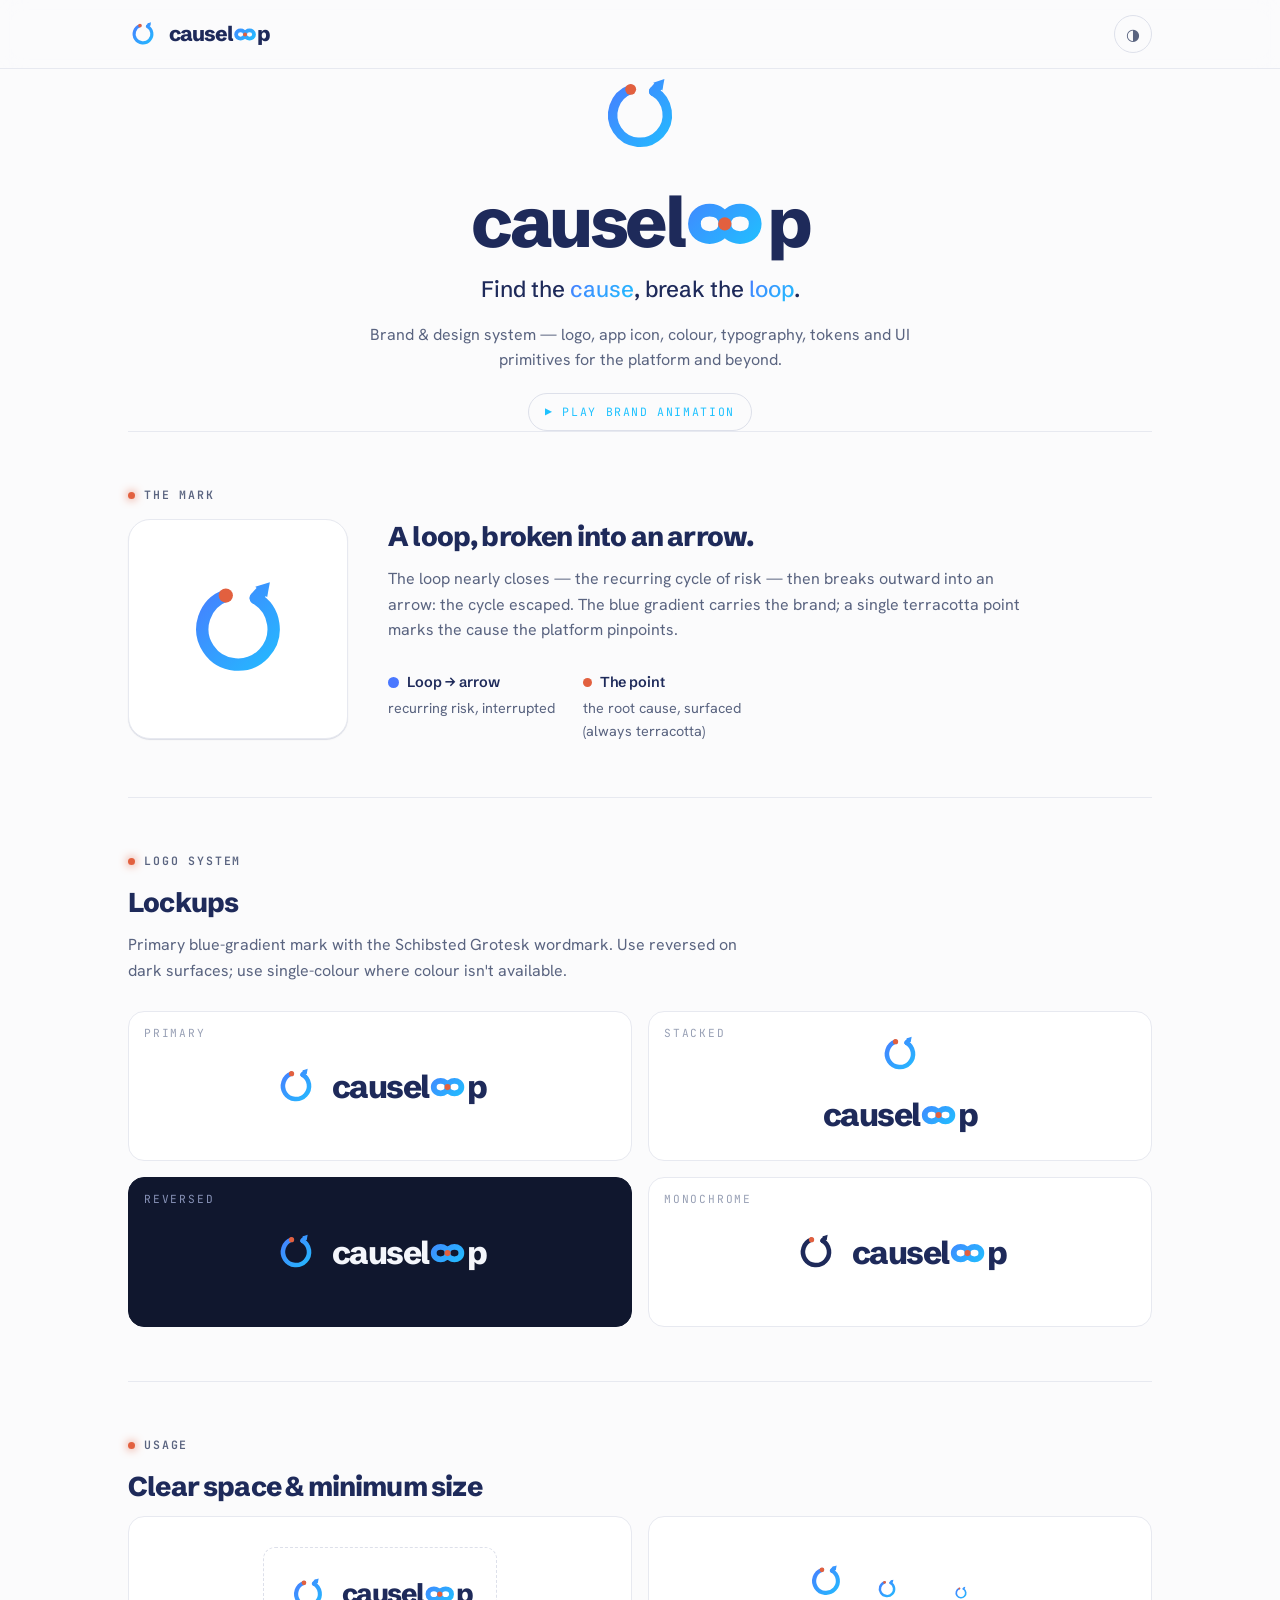
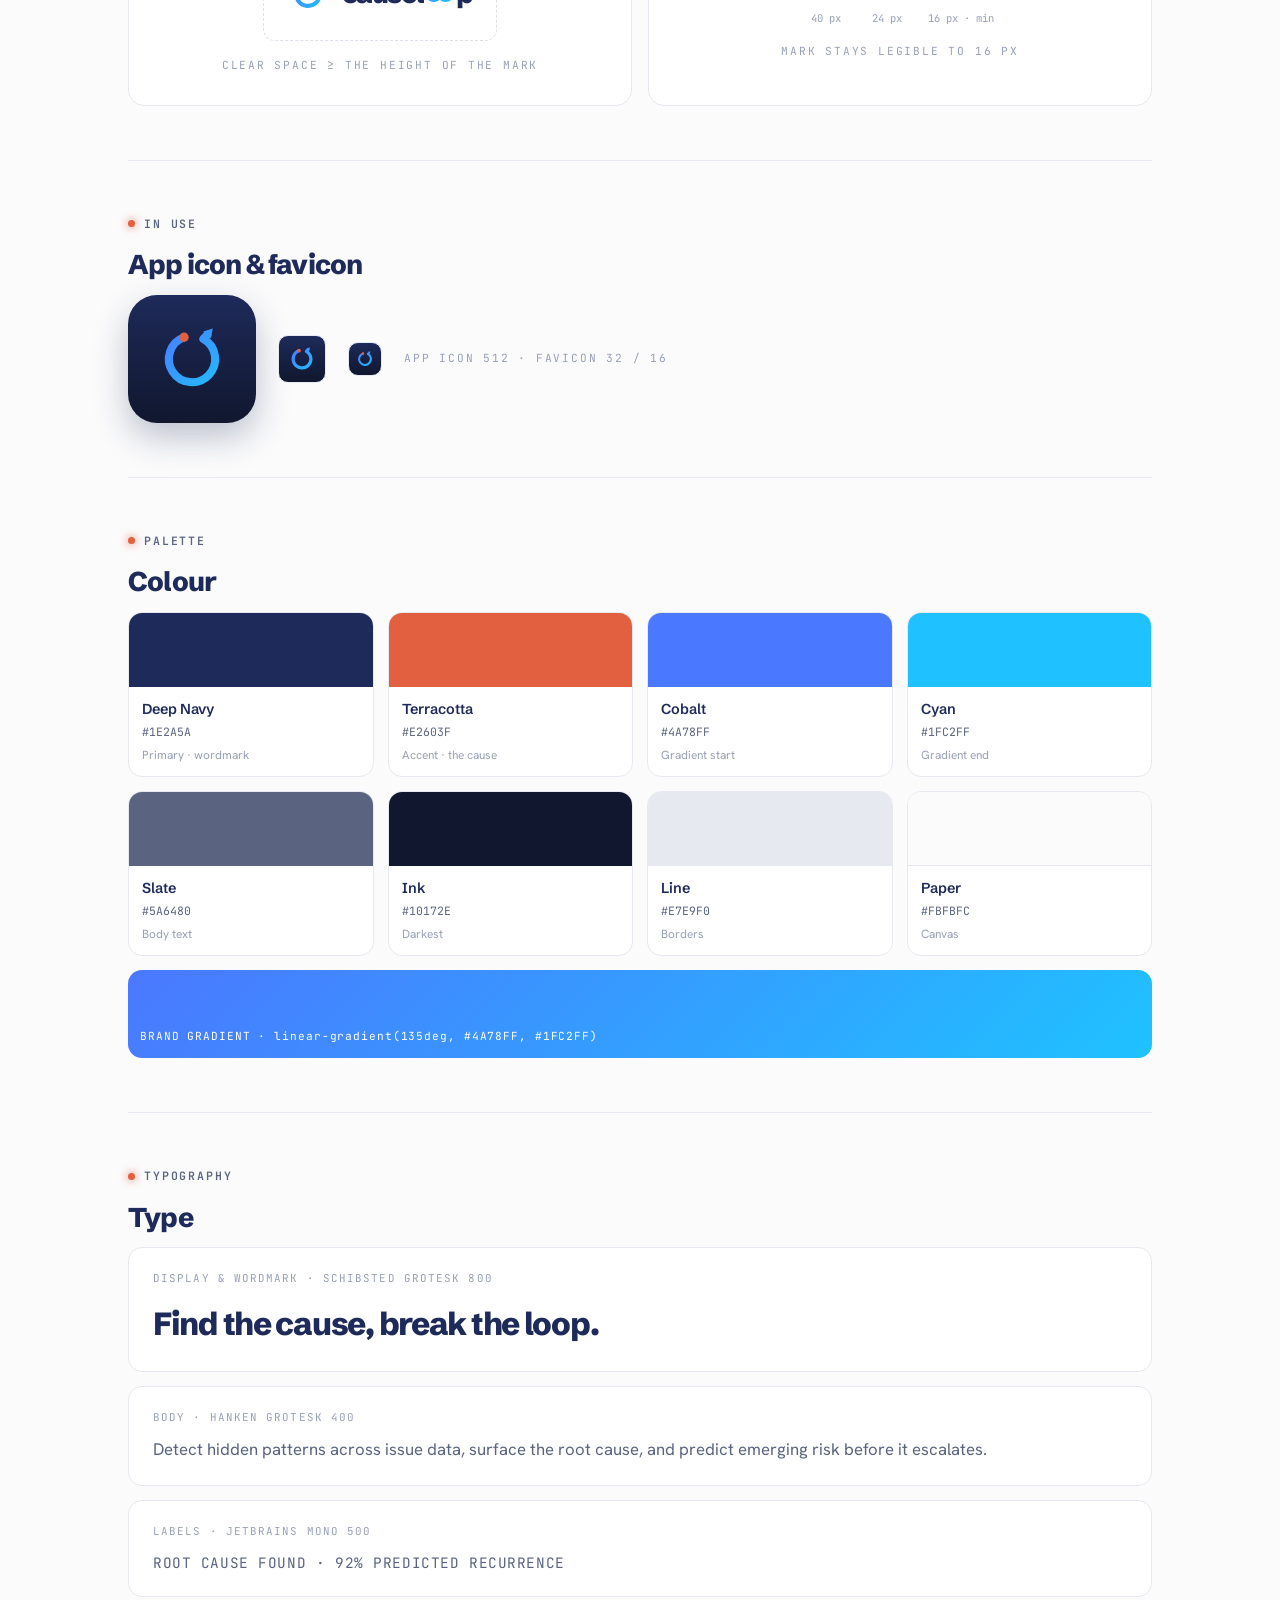
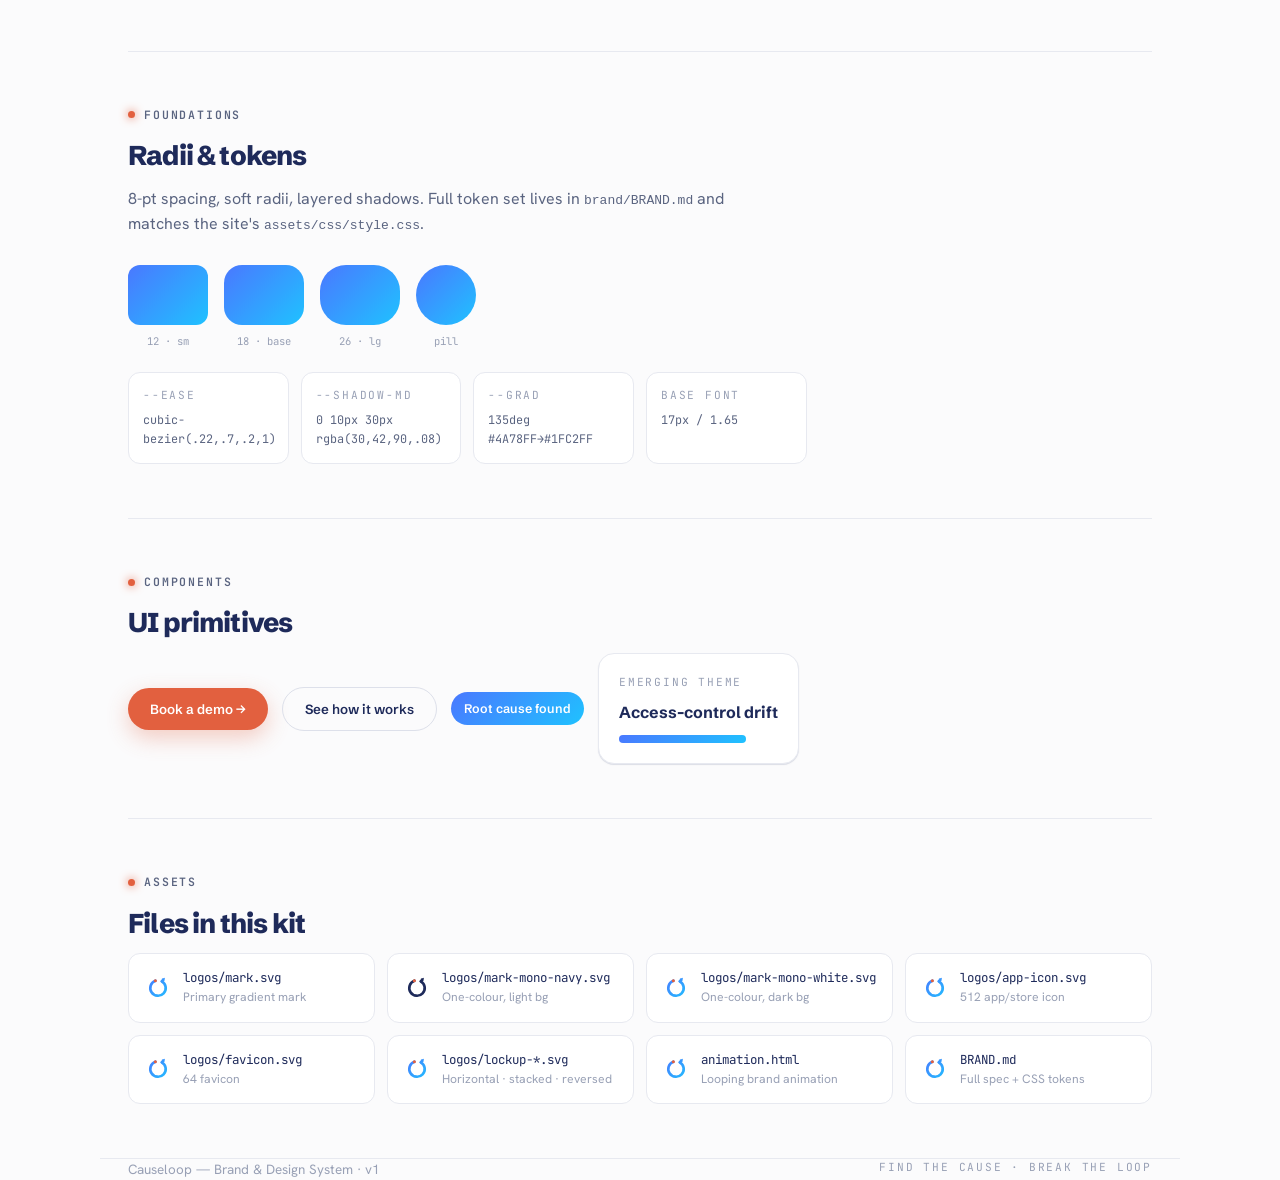
<file: brand/index.html>
<!DOCTYPE html>
<html lang="en" data-theme="light">
<head>
<meta charset="UTF-8" />
<meta name="viewport" content="width=device-width, initial-scale=1.0" />
<title>Causeloop — Brand & Design System</title>
<meta name="description" content="The Causeloop brand and product design system: logo, app icon, colour, typography, tokens and UI primitives." />
<meta name="theme-color" content="#1E2A5A" />
<link rel="icon" href="logos/favicon.svg" type="image/svg+xml" />
<link rel="preconnect" href="https://fonts.googleapis.com" />
<link rel="preconnect" href="https://fonts.gstatic.com" crossorigin />
<link href="https://fonts.googleapis.com/css2?family=Hanken+Grotesk:wght@400;500;600;700&family=JetBrains+Mono:wght@500;600&family=Schibsted+Grotesk:wght@500;600;700;800;900&display=swap" rel="stylesheet" />
<style>
  :root{
    --navy:#1E2A5A; --ink:#10172E; --cobalt:#4A78FF; --cyan:#1FC2FF;
    --terra:#E2603F; --terra-2:#F0764F; --slate:#5A6480; --faint:#98A0B5;
    --line:#E7E9F0; --line-2:#DDE0EA; --paper:#FBFBFC; --paper-2:#F4F5F8; --card:#FFFFFF;
    --grad:linear-gradient(135deg,#4A78FF,#1FC2FF);
    --bg:var(--paper); --bg-alt:var(--paper-2); --surface:var(--card);
    --text:var(--navy); --text-soft:var(--slate); --text-faint:var(--faint);
    --border:var(--line); --border-2:var(--line-2); --accent:var(--terra);
    --f-display:'Schibsted Grotesk',system-ui,sans-serif;
    --f-text:'Hanken Grotesk',system-ui,sans-serif;
    --f-mono:'JetBrains Mono',ui-monospace,monospace;
    --r-sm:12px; --r:18px; --r-lg:26px;
    --shadow-sm:0 1px 2px rgba(16,23,46,.05),0 1px 0 var(--line);
    --shadow-md:0 10px 30px rgba(30,42,90,.08);
    --ease:cubic-bezier(.22,.7,.2,1);
  }
  [data-theme="dark"]{
    --bg:#0C1124; --bg-alt:#0F1530; --surface:#141B38; --card:#141B38;
    --text:#EEF1FA; --text-soft:#A9B2CD; --text-faint:#6E7798;
    --border:#222B4E; --border-2:#2C3660; --accent:#F0764F;
    --line:#222B4E;
    --shadow-sm:0 1px 2px rgba(0,0,0,.4); --shadow-md:0 14px 36px rgba(0,0,0,.45);
  }
  *{box-sizing:border-box;margin:0;padding:0}
  html{scroll-behavior:smooth}
  body{background:var(--bg);color:var(--text);font-family:var(--f-text);line-height:1.6;-webkit-font-smoothing:antialiased;transition:background .35s var(--ease),color .35s var(--ease)}
  .wrap{max-width:1080px;margin:0 auto;padding:0 28px}
  svg.mark{display:block}
  .mono{font-family:var(--f-mono);font-size:.7rem;letter-spacing:.16em;text-transform:uppercase;color:var(--text-faint)}
  .hl{background:var(--grad);-webkit-background-clip:text;background-clip:text;-webkit-text-fill-color:transparent}
  a{color:var(--cobalt);text-decoration:none}

  /* nav */
  .topbar{position:sticky;top:0;z-index:50;background:color-mix(in srgb,var(--bg) 82%,transparent);backdrop-filter:blur(12px);border-bottom:1px solid var(--border)}
  nav{display:flex;align-items:center;justify-content:space-between;max-width:1080px;margin:0 auto;padding:15px 28px}
  .lock{display:flex;align-items:center;gap:11px}
  .lock .mark{width:30px;height:30px}
  .lock .wm{font-family:var(--f-display);font-weight:800;font-size:1.3rem;letter-spacing:-.05em;color:var(--text)}
  .wm,.hero-wm{display:inline-flex;align-items:baseline;white-space:nowrap}
  .wm-oo{width:1.16em;height:.82em;align-self:center;margin:0 .015em;position:relative;top:.02em;flex:none}
  .wm-tld{color:var(--terra);letter-spacing:-.03em}
  .toggle{width:38px;height:38px;border-radius:50%;border:1.5px solid var(--border-2);background:none;color:var(--text-soft);cursor:pointer;font-size:1rem;transition:.25s var(--ease)}
  .toggle:hover{color:var(--cyan);border-color:var(--cobalt);transform:rotate(18deg)}

  header{text-align:center;padding:84px 0 60px}
  .hero-mark{width:92px;height:92px;margin:0 auto 28px}
  .hero-wm{font-family:var(--f-display);font-weight:800;font-size:clamp(2.6rem,7vw,4.4rem);letter-spacing:-.05em;line-height:.95;color:var(--text)}
  .hero-tag{margin-top:16px;font-family:var(--f-display);font-weight:500;font-size:clamp(1.05rem,2.3vw,1.4rem)}
  .hero-sub{max-width:540px;margin:14px auto 0;color:var(--text-soft)}

  section{padding:54px 0;border-top:1px solid var(--border)}
  .eyebrow{display:flex;align-items:center;gap:9px;margin-bottom:10px;font-family:var(--f-mono);font-size:.72rem;letter-spacing:.16em;text-transform:uppercase;color:var(--text-soft);font-weight:600}
  .eyebrow::before{content:"";width:7px;height:7px;border-radius:50%;background:var(--terra);box-shadow:0 0 10px var(--terra)}
  h2{font-family:var(--f-display);font-weight:800;font-size:1.7rem;letter-spacing:-.03em;margin-bottom:8px}
  .lede{color:var(--text-soft);max-width:640px;margin-bottom:28px}

  .idea{display:grid;grid-template-columns:220px 1fr;gap:40px;align-items:center}
  .stage{aspect-ratio:1;background:var(--surface);border:1px solid var(--border);border-radius:22px;display:grid;place-items:center;box-shadow:var(--shadow-sm)}
  .stage .mark{width:120px;height:120px}
  .legend{display:flex;gap:28px;margin-top:18px;flex-wrap:wrap}
  .legend div{font-size:.9rem;color:var(--text-soft);max-width:200px}
  .legend .k{display:flex;align-items:center;gap:8px;color:var(--text);font-family:var(--f-display);font-weight:600;margin-bottom:3px}
  .dotn{width:9px;height:9px;border-radius:50%;background:var(--terra)}
  .dotl{width:11px;height:11px;border-radius:50%;background:var(--cobalt)}

  .grid{display:grid;grid-template-columns:repeat(2,1fr);gap:16px}
  .card{border:1px solid var(--border);border-radius:16px;min-height:150px;display:flex;align-items:center;justify-content:center;position:relative;background:var(--surface)}
  .card .t{position:absolute;top:13px;left:15px}
  .card.dark{background:var(--ink);border-color:var(--ink)}
  .card.dark .t{color:#8893b8}
  .ll{display:flex;align-items:center;gap:14px}
  .ll .mark{width:44px;height:44px}
  .ll .wm{font-family:var(--f-display);font-weight:800;font-size:2rem;letter-spacing:-.05em}
  .ll.stk{flex-direction:column;gap:13px}

  .spec{display:grid;grid-template-columns:1fr 1fr;gap:16px}
  .spec .card{flex-direction:column;gap:16px;padding:30px}
  .cs-box{padding:24px;border:1px dashed var(--border-2);border-radius:12px}
  .cs-box .ll .mark{width:40px;height:40px}.cs-box .ll .wm{font-size:1.7rem}
  .sizes{display:flex;align-items:flex-end;gap:26px}
  .sizes .s{display:flex;flex-direction:column;align-items:center;gap:9px;color:var(--text-faint);font-family:var(--f-mono);font-size:.66rem}

  .appicon{width:128px;height:128px;border-radius:29px;background:linear-gradient(180deg,#1E2A5A,#10172E);display:grid;place-items:center;box-shadow:0 14px 34px rgba(30,42,90,.28)}
  .appicon .mark{width:78px;height:78px}
  .iconrow{display:flex;align-items:center;gap:22px;flex-wrap:wrap}
  .fav{border:1px solid var(--border);border-radius:10px;display:grid;place-items:center;background:linear-gradient(180deg,#1E2A5A,#10172E)}
  .fav.a{width:48px;height:48px}.fav.a .mark{width:30px;height:30px}
  .fav.b{width:34px;height:34px}.fav.b .mark{width:20px;height:20px}

  .swatches{display:grid;grid-template-columns:repeat(4,1fr);gap:14px}
  .sw{border:1px solid var(--border);border-radius:14px;overflow:hidden;background:var(--surface)}
  .sw .chip{height:74px}
  .sw .m{padding:11px 13px}
  .sw .nm{font-family:var(--f-display);font-weight:600;font-size:.9rem}
  .sw .hx{font-family:var(--f-mono);font-size:.72rem;color:var(--text-soft);margin-top:2px}
  .sw .ro{font-size:.74rem;color:var(--text-faint);margin-top:5px}
  .gradbar{height:88px;border-radius:14px;background:var(--grad);display:flex;align-items:flex-end;padding:12px;color:#fff;font-family:var(--f-mono);font-size:.7rem;letter-spacing:.08em}

  .typ{display:grid;gap:14px}
  .tr{border:1px solid var(--border);border-radius:14px;padding:22px 24px;background:var(--surface)}
  .tr .l{font-family:var(--f-mono);font-size:.68rem;letter-spacing:.1em;text-transform:uppercase;color:var(--text-faint);margin-bottom:10px}
  .t-sch{font-family:var(--f-display);font-weight:800;font-size:2rem;letter-spacing:-.04em;color:var(--text)}
  .t-hank{font-family:var(--f-text);font-size:1.05rem;color:var(--text-soft)}
  .t-mono{font-family:var(--f-mono);font-size:.9rem;color:var(--text-soft);letter-spacing:.04em}

  .ui{display:flex;gap:14px;flex-wrap:wrap;align-items:center}
  .btn{display:inline-flex;align-items:center;gap:8px;font-family:var(--f-display);font-weight:600;border-radius:999px;padding:13px 22px;cursor:pointer;border:none}
  .btn-primary{background:var(--terra);color:#fff;box-shadow:0 8px 22px rgba(226,96,63,.3)}
  .btn-ghost{background:transparent;color:var(--text);border:1.5px solid var(--border-2)}
  .pill{display:inline-flex;align-items:center;gap:7px;background:var(--grad);color:#fff;font-family:var(--f-display);font-weight:600;font-size:.78rem;padding:7px 13px;border-radius:999px}
  .chipcard{border:1px solid var(--border);border-radius:16px;background:var(--surface);padding:20px;box-shadow:var(--shadow-sm);min-width:180px}
  .tokens{display:grid;grid-template-columns:repeat(auto-fill,minmax(150px,1fr));gap:12px;margin-top:8px}
  .tok{border:1px solid var(--border);border-radius:12px;padding:14px;background:var(--surface)}
  .tok .v{font-family:var(--f-mono);font-size:.74rem;color:var(--text-soft);margin-top:6px}
  .radii{display:flex;gap:16px;align-items:flex-end;flex-wrap:wrap}
  .radii .rb{background:var(--grad);width:80px;height:60px}
  .radii .s{display:flex;flex-direction:column;align-items:center;gap:8px;font-family:var(--f-mono);font-size:.66rem;color:var(--text-faint)}

  .files{display:grid;grid-template-columns:repeat(auto-fill,minmax(220px,1fr));gap:12px}
  .file{border:1px solid var(--border);border-radius:12px;padding:14px 16px;background:var(--surface);display:flex;align-items:center;gap:12px}
  .file .mark{width:26px;height:26px;flex:none}
  .file .fn{font-family:var(--f-mono);font-size:.78rem;color:var(--text)}
  .file .fd{font-size:.76rem;color:var(--text-faint)}

  footer{border-top:1px solid var(--border);padding:28px 0 60px;display:flex;justify-content:space-between;flex-wrap:wrap;gap:10px;color:var(--text-faint);font-size:.84rem}
  @media(max-width:720px){.idea,.spec{grid-template-columns:1fr}.grid,.swatches{grid-template-columns:1fr 1fr}}
</style>
</head>
<body>

<svg width="0" height="0" style="position:absolute" aria-hidden="true"><defs>
  <linearGradient id="clg" x1="6" y1="6" x2="58" y2="58" gradientUnits="userSpaceOnUse">
    <stop offset="0" stop-color="#4A78FF"/><stop offset="1" stop-color="#1FC2FF"/>
  </linearGradient>
  <symbol id="mk" viewBox="0 0 64 64">
    <g fill="none" stroke="url(#clg)" stroke-width="6.6" stroke-linecap="round" stroke-linejoin="round">
      <path d="M41.5 15.55 A19 19 0 1 1 25.5 14.15"/><path d="M41.5 15.55 L44.38 12.26"/>
    </g>
    <path d="M49 7 L47.54 15.03 L41.22 9.49 Z" fill="url(#clg)"/>
    <circle cx="25.5" cy="14.15" r="3.8" fill="#E2603F"/>
  </symbol>
  <symbol id="mkw" viewBox="0 0 64 64">
    <g fill="none" stroke="currentColor" stroke-width="6.6" stroke-linecap="round" stroke-linejoin="round">
      <path d="M41.5 15.55 A19 19 0 1 1 25.5 14.15"/><path d="M41.5 15.55 L44.38 12.26"/>
    </g>
    <path d="M49 7 L47.54 15.03 L41.22 9.49 Z" fill="currentColor"/>
    <circle cx="25.5" cy="14.15" r="3.8" fill="#E2603F"/>
  </symbol>
  <symbol id="inf" viewBox="24 6 52 38">
    <path d="M50 25 C50 13 30 13 30 25 C30 37 50 37 50 25 C50 13 70 13 70 25 C70 37 50 37 50 25 Z"
          fill="none" stroke="url(#clg)" stroke-width="8.4" stroke-linecap="round" stroke-linejoin="round"/>
    <circle cx="50" cy="25" r="4.4" fill="#E2603F"/>
  </symbol>
</defs></svg>

<div class="topbar"><nav>
  <div class="lock"><svg class="mark"><use href="#mk"/></svg><span class="wm">causel<svg class="wm-oo" aria-hidden="true"><use href="#inf"/></svg>p</span></div>
  <button class="toggle" id="t" aria-label="Toggle theme">◑</button>
</nav></div>

<header class="wrap">
  <svg class="hero-mark mark"><use href="#mk"/></svg>
  <div class="hero-wm">causel<svg class="wm-oo" aria-hidden="true"><use href="#inf"/></svg>p</div>
  <div class="hero-tag">Find the <span class="hl">cause</span>, break the <span class="hl">loop</span>.</div>
  <p class="hero-sub">Brand &amp; design system — logo, app icon, colour, typography, tokens and UI primitives for the platform and beyond.</p>
  <p style="margin-top:20px"><a href="animation.html" style="display:inline-flex;align-items:center;gap:8px;font-family:var(--f-mono);font-size:.72rem;letter-spacing:.14em;text-transform:uppercase;color:var(--cyan);border:1px solid var(--border-2);border-radius:999px;padding:9px 16px">▶ Play brand animation</a></p>
</header>

<div class="wrap">

  <section>
    <div class="eyebrow">The mark</div>
    <div class="idea">
      <div class="stage"><svg class="mark"><use href="#mk"/></svg></div>
      <div>
        <h2>A loop, broken into an arrow.</h2>
        <p class="lede">The loop nearly closes — the recurring cycle of risk — then breaks outward into an arrow: the cycle escaped. The blue gradient carries the brand; a single terracotta point marks the cause the platform pinpoints.</p>
        <div class="legend">
          <div><span class="k"><span class="dotl"></span>Loop → arrow</span>recurring risk, interrupted</div>
          <div><span class="k"><span class="dotn"></span>The point</span>the root cause, surfaced (always terracotta)</div>
        </div>
      </div>
    </div>
  </section>

  <section>
    <div class="eyebrow">Logo system</div>
    <h2>Lockups</h2>
    <p class="lede">Primary blue-gradient mark with the Schibsted Grotesk wordmark. Use reversed on dark surfaces; use single-colour where colour isn't available.</p>
    <div class="grid">
      <div class="card"><span class="t mono">Primary</span><div class="ll" style="color:var(--navy)"><svg class="mark"><use href="#mk"/></svg><span class="wm" style="color:var(--text)">causel<svg class="wm-oo" aria-hidden="true"><use href="#inf"/></svg>p</span></div></div>
      <div class="card"><span class="t mono">Stacked</span><div class="ll stk"><svg class="mark"><use href="#mk"/></svg><span class="wm" style="color:var(--text)">causel<svg class="wm-oo" aria-hidden="true"><use href="#inf"/></svg>p</span></div></div>
      <div class="card dark"><span class="t mono">Reversed</span><div class="ll" style="color:#F4F6FB"><svg class="mark"><use href="#mk"/></svg><span class="wm" style="color:#F4F6FB">causel<svg class="wm-oo" aria-hidden="true"><use href="#inf"/></svg>p</span></div></div>
      <div class="card"><span class="t mono">Monochrome</span><div class="ll" style="color:var(--text)"><svg class="mark"><use href="#mkw"/></svg><span class="wm" style="color:var(--text)">causel<svg class="wm-oo" aria-hidden="true"><use href="#inf"/></svg>p</span></div></div>
    </div>
  </section>

  <section>
    <div class="eyebrow">Usage</div>
    <h2>Clear space &amp; minimum size</h2>
    <div class="spec">
      <div class="card"><div class="cs-box"><div class="ll" style="color:var(--navy)"><svg class="mark"><use href="#mk"/></svg><span class="wm" style="color:var(--text)">causel<svg class="wm-oo" aria-hidden="true"><use href="#inf"/></svg>p</span></div></div><span class="mono">Clear space ≥ the height of the mark</span></div>
      <div class="card"><div class="sizes">
        <div class="s"><svg class="mark" style="width:40px;height:40px"><use href="#mk"/></svg><span>40 px</span></div>
        <div class="s"><svg class="mark" style="width:24px;height:24px"><use href="#mk"/></svg><span>24 px</span></div>
        <div class="s"><svg class="mark" style="width:16px;height:16px"><use href="#mk"/></svg><span>16 px · min</span></div>
      </div><span class="mono">Mark stays legible to 16 px</span></div>
    </div>
  </section>

  <section>
    <div class="eyebrow">In use</div>
    <h2>App icon &amp; favicon</h2>
    <div class="iconrow">
      <div class="appicon"><svg class="mark" style="color:#fff"><use href="#mk"/></svg></div>
      <div class="fav a"><svg class="mark" style="color:#fff"><use href="#mk"/></svg></div>
      <div class="fav b"><svg class="mark" style="color:#fff"><use href="#mk"/></svg></div>
      <span class="mono">app icon 512 · favicon 32 / 16</span>
    </div>
  </section>

  <section>
    <div class="eyebrow">Palette</div>
    <h2>Colour</h2>
    <div class="swatches" style="margin-bottom:14px">
      <div class="sw"><div class="chip" style="background:#1E2A5A"></div><div class="m"><div class="nm">Deep Navy</div><div class="hx">#1E2A5A</div><div class="ro">Primary · wordmark</div></div></div>
      <div class="sw"><div class="chip" style="background:#E2603F"></div><div class="m"><div class="nm">Terracotta</div><div class="hx">#E2603F</div><div class="ro">Accent · the cause</div></div></div>
      <div class="sw"><div class="chip" style="background:#4A78FF"></div><div class="m"><div class="nm">Cobalt</div><div class="hx">#4A78FF</div><div class="ro">Gradient start</div></div></div>
      <div class="sw"><div class="chip" style="background:#1FC2FF"></div><div class="m"><div class="nm">Cyan</div><div class="hx">#1FC2FF</div><div class="ro">Gradient end</div></div></div>
      <div class="sw"><div class="chip" style="background:#5A6480"></div><div class="m"><div class="nm">Slate</div><div class="hx">#5A6480</div><div class="ro">Body text</div></div></div>
      <div class="sw"><div class="chip" style="background:#10172E"></div><div class="m"><div class="nm">Ink</div><div class="hx">#10172E</div><div class="ro">Darkest</div></div></div>
      <div class="sw"><div class="chip" style="background:#E7E9F0"></div><div class="m"><div class="nm">Line</div><div class="hx">#E7E9F0</div><div class="ro">Borders</div></div></div>
      <div class="sw"><div class="chip" style="background:#FBFBFC;border-bottom:1px solid var(--line)"></div><div class="m"><div class="nm">Paper</div><div class="hx">#FBFBFC</div><div class="ro">Canvas</div></div></div>
    </div>
    <div class="gradbar">BRAND GRADIENT · linear-gradient(135deg, #4A78FF, #1FC2FF)</div>
  </section>

  <section>
    <div class="eyebrow">Typography</div>
    <h2>Type</h2>
    <div class="typ">
      <div class="tr"><div class="l">Display &amp; wordmark · Schibsted Grotesk 800</div><div class="t-sch">Find the cause, break the loop.</div></div>
      <div class="tr"><div class="l">Body · Hanken Grotesk 400</div><div class="t-hank">Detect hidden patterns across issue data, surface the root cause, and predict emerging risk before it escalates.</div></div>
      <div class="tr"><div class="l">Labels · JetBrains Mono 500</div><div class="t-mono">ROOT CAUSE FOUND · 92% PREDICTED RECURRENCE</div></div>
    </div>
  </section>

  <section>
    <div class="eyebrow">Foundations</div>
    <h2>Radii &amp; tokens</h2>
    <p class="lede">8-pt spacing, soft radii, layered shadows. Full token set lives in <code>brand/BRAND.md</code> and matches the site's <code>assets/css/style.css</code>.</p>
    <div class="radii" style="margin-bottom:22px">
      <div class="s"><div class="rb" style="border-radius:12px"></div>12 · sm</div>
      <div class="s"><div class="rb" style="border-radius:18px"></div>18 · base</div>
      <div class="s"><div class="rb" style="border-radius:26px"></div>26 · lg</div>
      <div class="s"><div class="rb" style="border-radius:999px;width:60px"></div>pill</div>
    </div>
    <div class="tokens">
      <div class="tok"><div class="nm mono">--ease</div><div class="v">cubic-bezier(.22,.7,.2,1)</div></div>
      <div class="tok"><div class="nm mono">--shadow-md</div><div class="v">0 10px 30px rgba(30,42,90,.08)</div></div>
      <div class="tok"><div class="nm mono">--grad</div><div class="v">135deg #4A78FF→#1FC2FF</div></div>
      <div class="tok"><div class="nm mono">base font</div><div class="v">17px / 1.65</div></div>
    </div>
  </section>

  <section>
    <div class="eyebrow">Components</div>
    <h2>UI primitives</h2>
    <div class="ui">
      <button class="btn btn-primary">Book a demo →</button>
      <button class="btn btn-ghost">See how it works</button>
      <span class="pill">Root cause found</span>
      <div class="chipcard">
        <div class="mono" style="margin-bottom:8px">EMERGING THEME</div>
        <div style="font-family:var(--f-display);font-weight:700">Access-control drift</div>
        <div style="height:8px;border-radius:5px;background:var(--grad);width:80%;margin-top:10px"></div>
      </div>
    </div>
  </section>

  <section>
    <div class="eyebrow">Assets</div>
    <h2>Files in this kit</h2>
    <div class="files">
      <div class="file"><svg class="mark"><use href="#mk"/></svg><div><div class="fn">logos/mark.svg</div><div class="fd">Primary gradient mark</div></div></div>
      <div class="file"><svg class="mark" style="color:var(--navy)"><use href="#mkw"/></svg><div><div class="fn">logos/mark-mono-navy.svg</div><div class="fd">One-colour, light bg</div></div></div>
      <div class="file"><svg class="mark"><use href="#mk"/></svg><div><div class="fn">logos/mark-mono-white.svg</div><div class="fd">One-colour, dark bg</div></div></div>
      <div class="file"><svg class="mark"><use href="#mk"/></svg><div><div class="fn">logos/app-icon.svg</div><div class="fd">512 app/store icon</div></div></div>
      <div class="file"><svg class="mark"><use href="#mk"/></svg><div><div class="fn">logos/favicon.svg</div><div class="fd">64 favicon</div></div></div>
      <div class="file"><svg class="mark"><use href="#mk"/></svg><div><div class="fn">logos/lockup-*.svg</div><div class="fd">Horizontal · stacked · reversed</div></div></div>
      <div class="file"><svg class="mark"><use href="#mk"/></svg><div><div class="fn"><a href="animation.html" style="color:var(--text)">animation.html</a></div><div class="fd">Looping brand animation</div></div></div>
      <div class="file"><svg class="mark"><use href="#mk"/></svg><div><div class="fn">BRAND.md</div><div class="fd">Full spec + CSS tokens</div></div></div>
    </div>
  </section>

</div>

<footer class="wrap">
  <span>Causeloop — Brand &amp; Design System · v1</span>
  <span class="mono">find the cause · break the loop</span>
</footer>

<script>
  (function(){
    var r=document.documentElement, b=document.getElementById('t');
    try{ if(localStorage.getItem('cl-brand-theme')==='dark') r.setAttribute('data-theme','dark'); }catch(e){}
    b.addEventListener('click',function(){
      var n=r.getAttribute('data-theme')==='dark'?'light':'dark';
      r.setAttribute('data-theme',n);
      try{localStorage.setItem('cl-brand-theme',n);}catch(e){}
    });
  })();
</script>
</body>
</html>
</file>
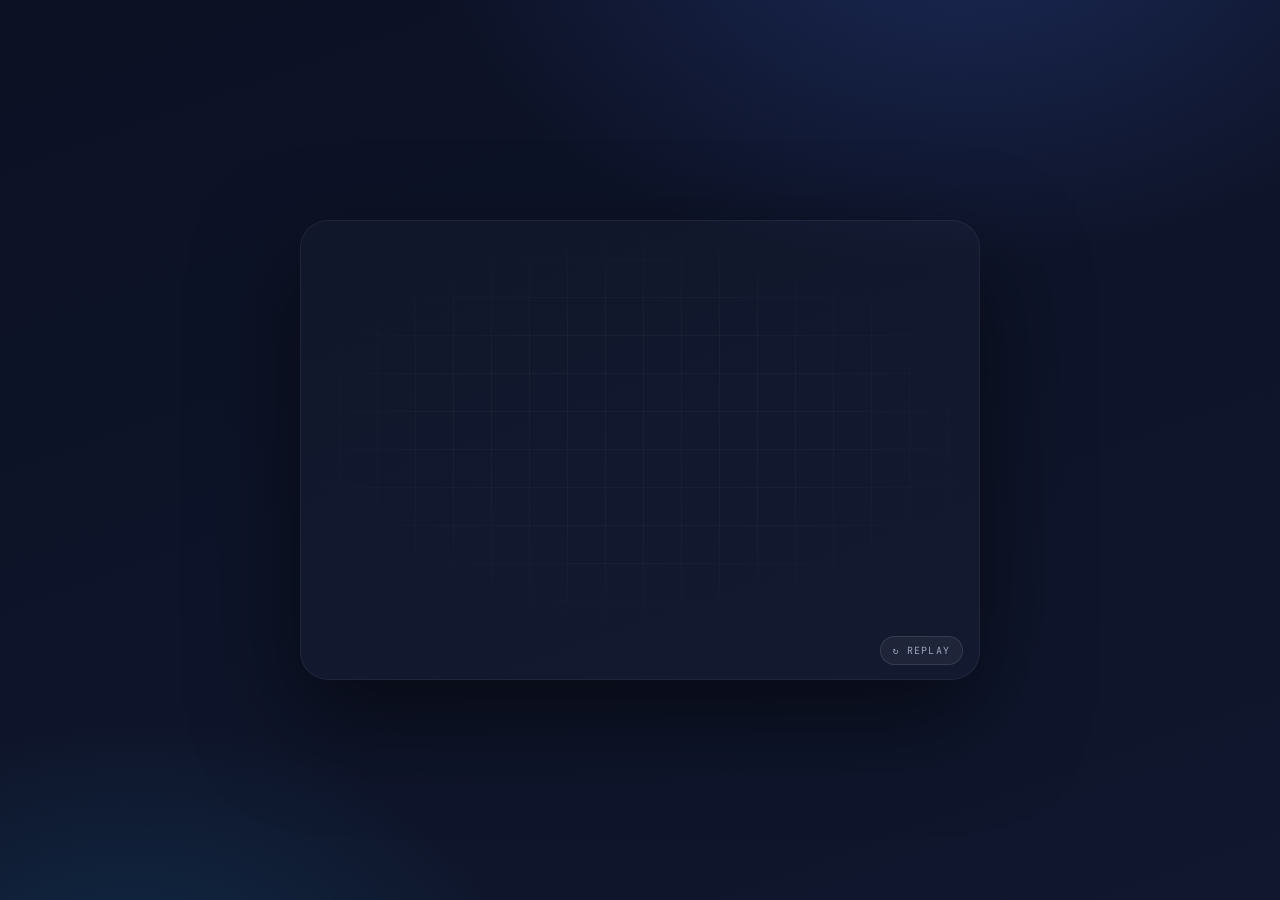
<file: brand/animation.html>
<!DOCTYPE html>
<html lang="en" data-theme="dark">
<head>
<meta charset="UTF-8" />
<meta name="viewport" content="width=device-width, initial-scale=1.0" />
<title>Causeloop — Brand Animation</title>
<meta name="description" content="Find the cause, break the loop — the Causeloop brand animation." />
<link rel="icon" href="logos/favicon.svg" type="image/svg+xml" />
<link rel="preconnect" href="https://fonts.googleapis.com" />
<link rel="preconnect" href="https://fonts.gstatic.com" crossorigin />
<link href="https://fonts.googleapis.com/css2?family=Schibsted+Grotesk:wght@500;700;800&family=JetBrains+Mono:wght@600&display=swap" rel="stylesheet" />
<style>
  :root{
    --navy:#1E2A5A; --ink:#0C1124; --ink-2:#10172E;
    --cobalt:#4A78FF; --cyan:#1FC2FF; --terra:#E2603F;
    --mist:#EAF0FF; --slate:#9AA6BE;
    --f-d:'Schibsted Grotesk',system-ui,sans-serif;
    --f-m:'JetBrains Mono',ui-monospace,monospace;
    --T:10s; /* master loop duration */
  }
  *{box-sizing:border-box;margin:0;padding:0}
  body{
    min-height:100vh;display:grid;place-items:center;
    background:radial-gradient(900px 600px at 75% -10%,rgba(74,120,255,.22),transparent 60%),
               radial-gradient(700px 500px at 10% 110%,rgba(31,194,255,.12),transparent 55%),
               linear-gradient(160deg,#0C1124,#10172E);
    font-family:var(--f-d);padding:24px;
  }
  .stage-wrap{
    width:min(680px,96vw);background:rgba(255,255,255,.02);
    border:1px solid rgba(255,255,255,.06);border-radius:28px;
    box-shadow:0 40px 100px rgba(0,0,0,.5);overflow:hidden;position:relative;
  }
  .grid-bg{position:absolute;inset:0;
    background-image:linear-gradient(rgba(255,255,255,.03) 1px,transparent 1px),linear-gradient(90deg,rgba(255,255,255,.03) 1px,transparent 1px);
    background-size:38px 38px;
    -webkit-mask-image:radial-gradient(ellipse 70% 60% at 50% 45%,#000 40%,transparent 78%);
            mask-image:radial-gradient(ellipse 70% 60% at 50% 45%,#000 40%,transparent 78%);}
  svg.stage{display:block;width:100%;height:auto;position:relative}
  .replay{position:absolute;right:16px;bottom:14px;z-index:5;display:inline-flex;align-items:center;gap:7px;
    font-family:var(--f-m);font-size:.62rem;letter-spacing:.12em;text-transform:uppercase;
    color:var(--slate);background:rgba(255,255,255,.05);border:1px solid rgba(255,255,255,.1);
    border-radius:999px;padding:7px 12px;cursor:pointer;transition:.2s}
  .replay:hover{color:var(--cyan);border-color:var(--cobalt)}

  /* ---------- timeline-driven elements ---------- */
  .draw{stroke-dasharray:980;stroke-dashoffset:980}
  .cap{font-family:var(--f-m);font-size:13px;letter-spacing:3px;text-transform:uppercase;opacity:0}
  .infinity{opacity:0}
  .infinity-path{stroke-dasharray:980;stroke-dashoffset:980}
  .orbit{opacity:0}
  .cause{opacity:0}
  .brk{opacity:0}
  .brk path{stroke-dasharray:130;stroke-dashoffset:130}
  .logo{opacity:0;transform-box:fill-box;transform-origin:center;transform:scale(.78)}
  .wm{opacity:0}
  .tag{opacity:0}

  .run .infinity{animation:fade var(--T) linear infinite}
  .run .infinity-path{animation:drawIn var(--T) ease-in-out infinite}
  .run .orbit{animation:fadeOrbit var(--T) linear infinite}
  .run .cause{animation:fadeCause var(--T) linear infinite}
  .run .cap1{animation:cap1 var(--T) linear infinite}
  .run .cap2{animation:cap2 var(--T) linear infinite}
  .run .cap3{animation:cap3 var(--T) linear infinite}
  .run .brk{animation:brk var(--T) ease-out infinite}
  .run .logo{animation:logoIn var(--T) cubic-bezier(.2,.8,.2,1) infinite}
  .run .wm{animation:wmIn var(--T) ease-out infinite}
  .run .tag{animation:tagIn var(--T) ease-out infinite}
  .run .ripple{animation:ripple 2.2s ease-out infinite}
  .run .ripple.d{animation-delay:1.1s}

  @keyframes fade{0%,2%{opacity:0}6%{opacity:1}58%{opacity:1}66%{opacity:0}100%{opacity:0}}
  @keyframes drawIn{0%{stroke-dashoffset:980}13%{stroke-dashoffset:0}100%{stroke-dashoffset:0}}
  @keyframes fadeOrbit{0%,6%{opacity:0}10%{opacity:1}56%{opacity:1}62%{opacity:0}100%{opacity:0}}
  @keyframes fadeCause{0%,27%{opacity:0}32%{opacity:1}60%{opacity:1}66%{opacity:0}100%{opacity:0}}
  @keyframes cap1{0%{opacity:0}5%{opacity:1}22%{opacity:1}27%{opacity:0}100%{opacity:0}}
  @keyframes cap2{0%,28%{opacity:0}33%{opacity:.9}46%{opacity:.9}50%{opacity:0}100%{opacity:0}}
  @keyframes cap3{0%,50%{opacity:0}55%{opacity:.9}63%{opacity:.9}67%{opacity:0}100%{opacity:0}}
  @keyframes brk{0%,52%{opacity:0}56%{opacity:1}64%{opacity:1}68%{opacity:0}100%{opacity:0}}
  @keyframes brkDraw{0%{stroke-dashoffset:130}100%{stroke-dashoffset:0}}
  @keyframes logoIn{0%,64%{opacity:0;transform:scale(.78)}73%{opacity:1;transform:scale(1)}95%{opacity:1;transform:scale(1)}100%{opacity:0;transform:scale(1)}}
  @keyframes wmIn{0%,72%{opacity:0;transform:translateY(10px)}82%{opacity:1;transform:translateY(0)}95%{opacity:1}100%{opacity:0}}
  @keyframes tagIn{0%,80%{opacity:0;transform:translateY(8px)}90%{opacity:1;transform:translateY(0)}95%{opacity:1}100%{opacity:0}}
  @keyframes ripple{0%{transform:scale(1);opacity:.6}100%{transform:scale(3.4);opacity:0}}
  .run .brk path{animation:brkDraw var(--T) ease-out infinite}
  .ripple{transform-box:fill-box;transform-origin:center}

  @media (prefers-reduced-motion:reduce){
    .run *{animation:none!important}
    .infinity,.cause,.logo,.wm,.tag{opacity:1!important}
    .infinity-path,.draw{stroke-dashoffset:0!important}
    .logo{transform:scale(1)!important}
    .orbit,.brk,.cap{opacity:0!important}
  }
</style>
</head>
<body>
  <div class="stage-wrap">
    <div class="grid-bg"></div>
    <svg class="stage run" id="stage" viewBox="0 0 680 460" role="img" aria-label="Find the cause, break the loop — Causeloop animation">
      <defs>
        <linearGradient id="clg" x1="180" y1="120" x2="500" y2="260" gradientUnits="userSpaceOnUse">
          <stop offset="0" stop-color="#4A78FF"/><stop offset="1" stop-color="#1FC2FF"/>
        </linearGradient>
        <linearGradient id="clgb" x1="0" y1="0" x2="1" y2="1">
          <stop offset="0" stop-color="#4A78FF"/><stop offset="1" stop-color="#1FC2FF"/>
        </linearGradient>
        <radialGradient id="glow" cx="50%" cy="50%" r="50%">
          <stop offset="0" stop-color="#fff" stop-opacity=".9"/><stop offset="1" stop-color="#fff" stop-opacity="0"/>
        </radialGradient>
        <filter id="soft" x="-50%" y="-50%" width="200%" height="200%">
          <feGaussianBlur stdDeviation="3"/>
        </filter>
        <!-- the infinity path used both for drawing and as the orbit track -->
        <path id="infPath" d="M340 190 C340 120 210 120 210 190 C210 260 340 260 340 190 C340 120 470 120 470 190 C470 260 340 260 340 190 Z"/>
      </defs>

      <!-- captions -->
      <text class="cap cap1" x="340" y="70" text-anchor="middle" fill="#9AA6BE">The recurring loop</text>
      <text class="cap cap2" x="340" y="70" text-anchor="middle" fill="#E2603F">Find the cause</text>
      <text class="cap cap3" x="340" y="70" text-anchor="middle" fill="#1FC2FF">Break the loop</text>

      <!-- the infinity loop -->
      <g class="infinity">
        <path class="infinity-path" d="M340 190 C340 120 210 120 210 190 C210 260 340 260 340 190 C340 120 470 120 470 190 C470 260 340 260 340 190 Z"
              fill="none" stroke="url(#clg)" stroke-width="17" stroke-linecap="round"/>
      </g>

      <!-- orbiting signal dot travelling the loop -->
      <g class="orbit">
        <circle r="13" fill="url(#glow)">
          <animateMotion dur="4s" repeatCount="indefinite" rotate="auto"><mpath href="#infPath"/></animateMotion>
        </circle>
        <circle r="6" fill="#EAF0FF">
          <animateMotion dur="4s" repeatCount="indefinite"><mpath href="#infPath"/></animateMotion>
        </circle>
      </g>

      <!-- the cause: terracotta point at the crossover with ripples -->
      <g class="cause">
        <circle class="ripple" cx="340" cy="190" r="11" fill="none" stroke="#E2603F" stroke-width="2"/>
        <circle class="ripple d" cx="340" cy="190" r="11" fill="none" stroke="#E2603F" stroke-width="2"/>
        <circle cx="340" cy="190" r="11" fill="#E2603F"/>
        <circle cx="340" cy="190" r="20" fill="none" stroke="#E2603F" stroke-opacity=".35" stroke-width="1.5"/>
      </g>

      <!-- the break: an arrow shooting out of the loop -->
      <g class="brk" stroke="url(#clg)" stroke-width="9" fill="none" stroke-linecap="round" stroke-linejoin="round">
        <path d="M455 150 C480 120 505 100 540 92"/>
        <path d="M540 92 L516 92 M540 92 L538 116"/>
      </g>

      <!-- the logo mark (loop broken into an arrow) -->
      <g transform="translate(284,78) scale(1.78)">
        <g class="logo">
          <g fill="none" stroke="url(#clgb)" stroke-width="6.6" stroke-linecap="round" stroke-linejoin="round">
            <path d="M41.5 15.55 A19 19 0 1 1 25.5 14.15"/><path d="M41.5 15.55 L44.38 12.26"/>
          </g>
          <path d="M49 7 L47.54 15.03 L41.22 9.49 Z" fill="url(#clgb)"/>
          <circle cx="25.5" cy="14.15" r="3.8" fill="#E2603F"/>
        </g>
      </g>

      <!-- wordmark causeloop (oo = infinity) -->
      <g class="wm">
        <text x="317" y="318" text-anchor="end" font-weight="800" font-size="46" letter-spacing="-2.4" fill="#EAF0FF">causel</text>
        <g transform="translate(292.5,282.25) scale(0.95)">
          <path d="M50 25 C50 13 30 13 30 25 C30 37 50 37 50 25 C50 13 70 13 70 25 C70 37 50 37 50 25 Z"
                fill="none" stroke="url(#clgb)" stroke-width="8.4" stroke-linecap="round" stroke-linejoin="round"/>
          <circle cx="50" cy="25" r="4.4" fill="#E2603F"/>
        </g>
        <text x="363" y="318" text-anchor="start" font-weight="800" font-size="46" letter-spacing="-2.4" fill="#EAF0FF">p</text>
      </g>

      <!-- tagline -->
      <text class="tag" x="340" y="372" text-anchor="middle" font-weight="500" font-size="22" fill="#9AA6BE">Find the <tspan fill="#E2603F" font-weight="700">cause</tspan>, break the <tspan fill="url(#clgb)" font-weight="700">loop</tspan>.</text>
    </svg>
    <button class="replay" id="replay" type="button" aria-label="Replay animation">↻ Replay</button>
  </div>

  <script>
    var stage=document.getElementById('stage');
    document.getElementById('replay').addEventListener('click',function(){
      stage.classList.remove('run');void stage.offsetWidth;stage.classList.add('run');
    });
  </script>
</body>
</html>
</file>
